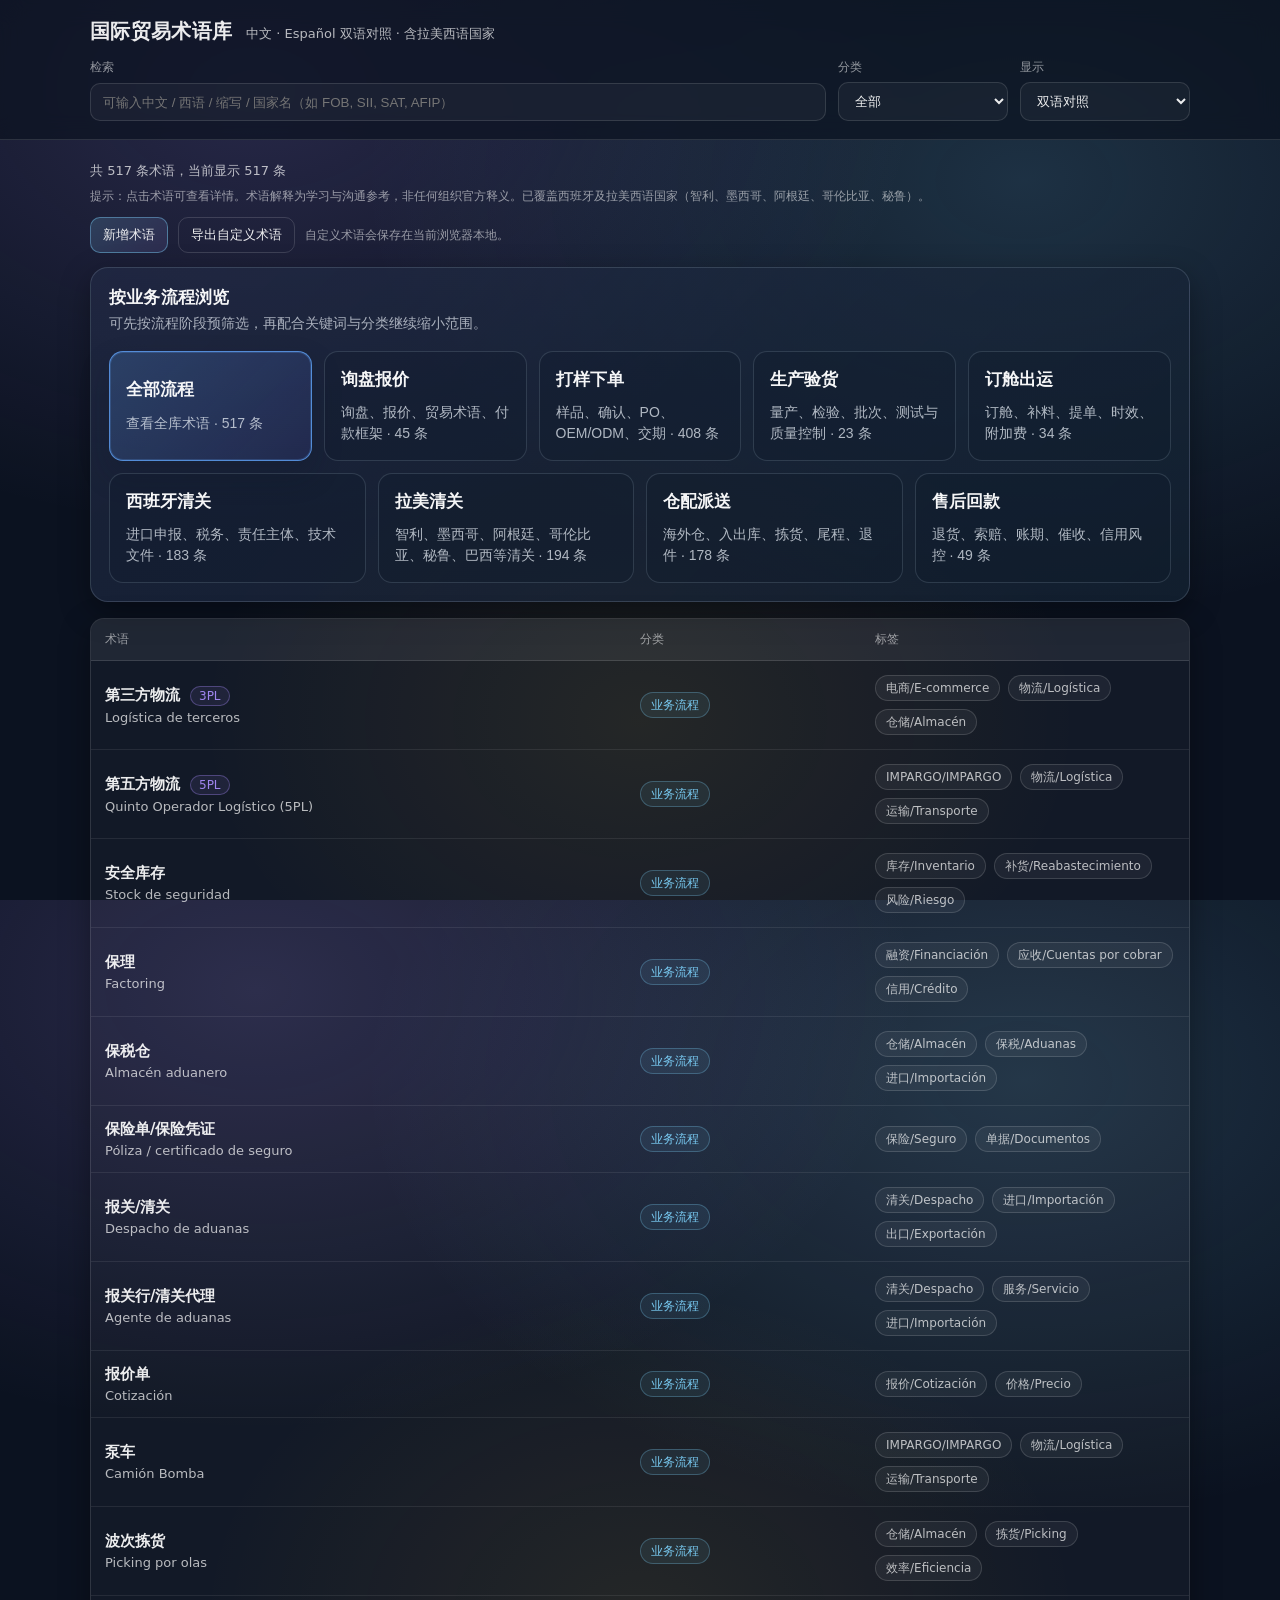
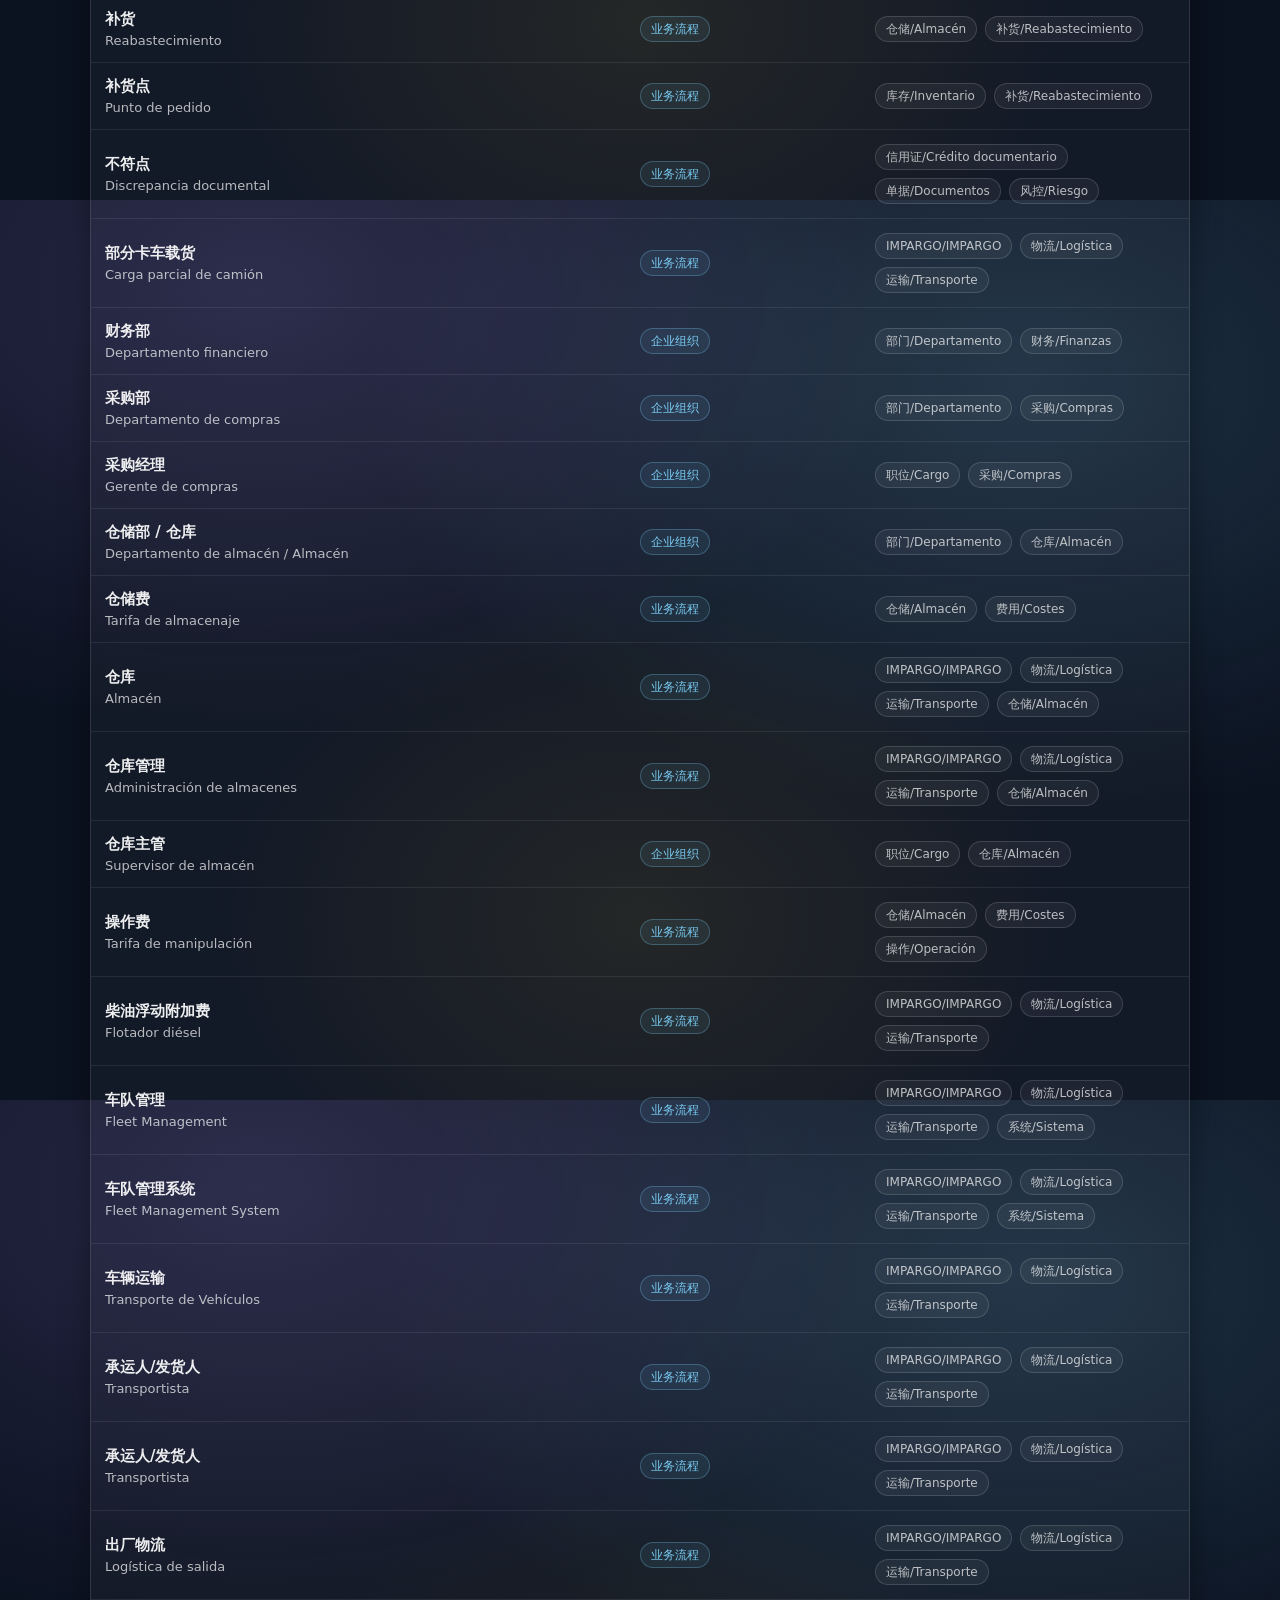
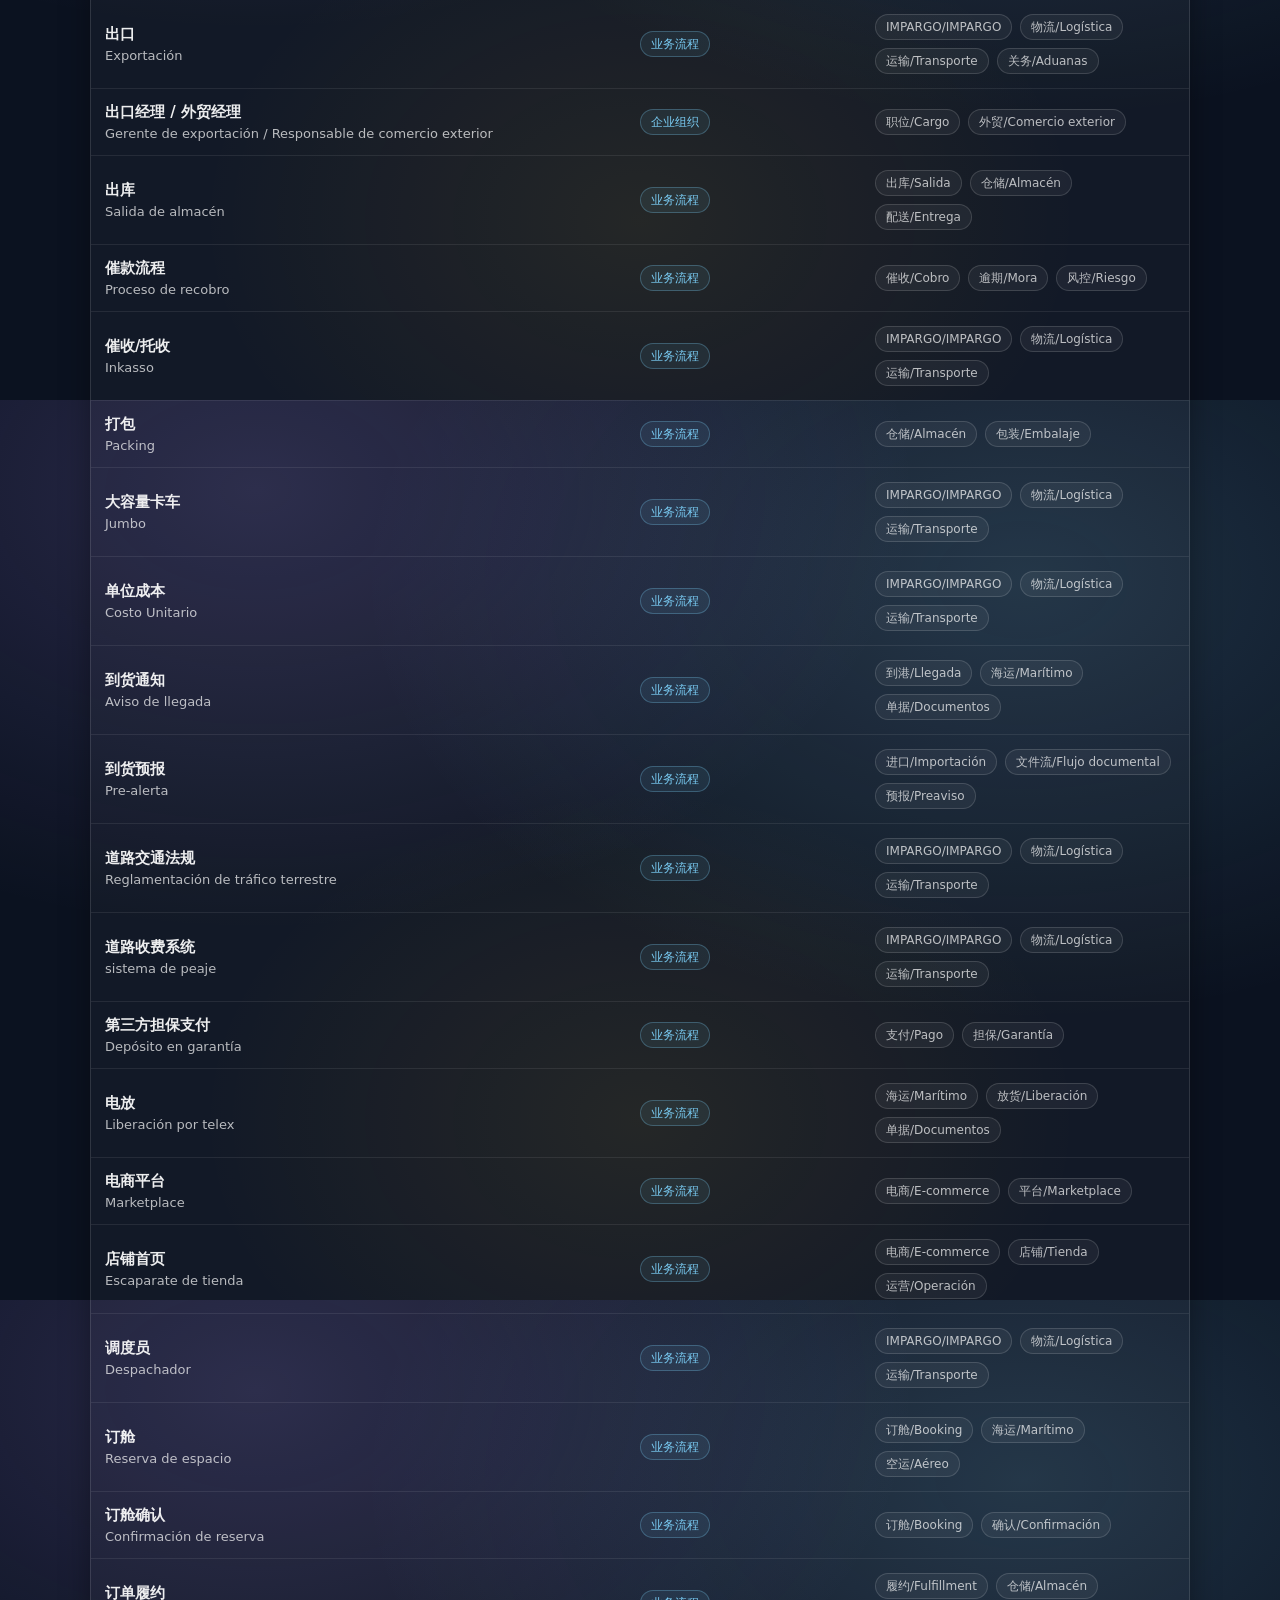
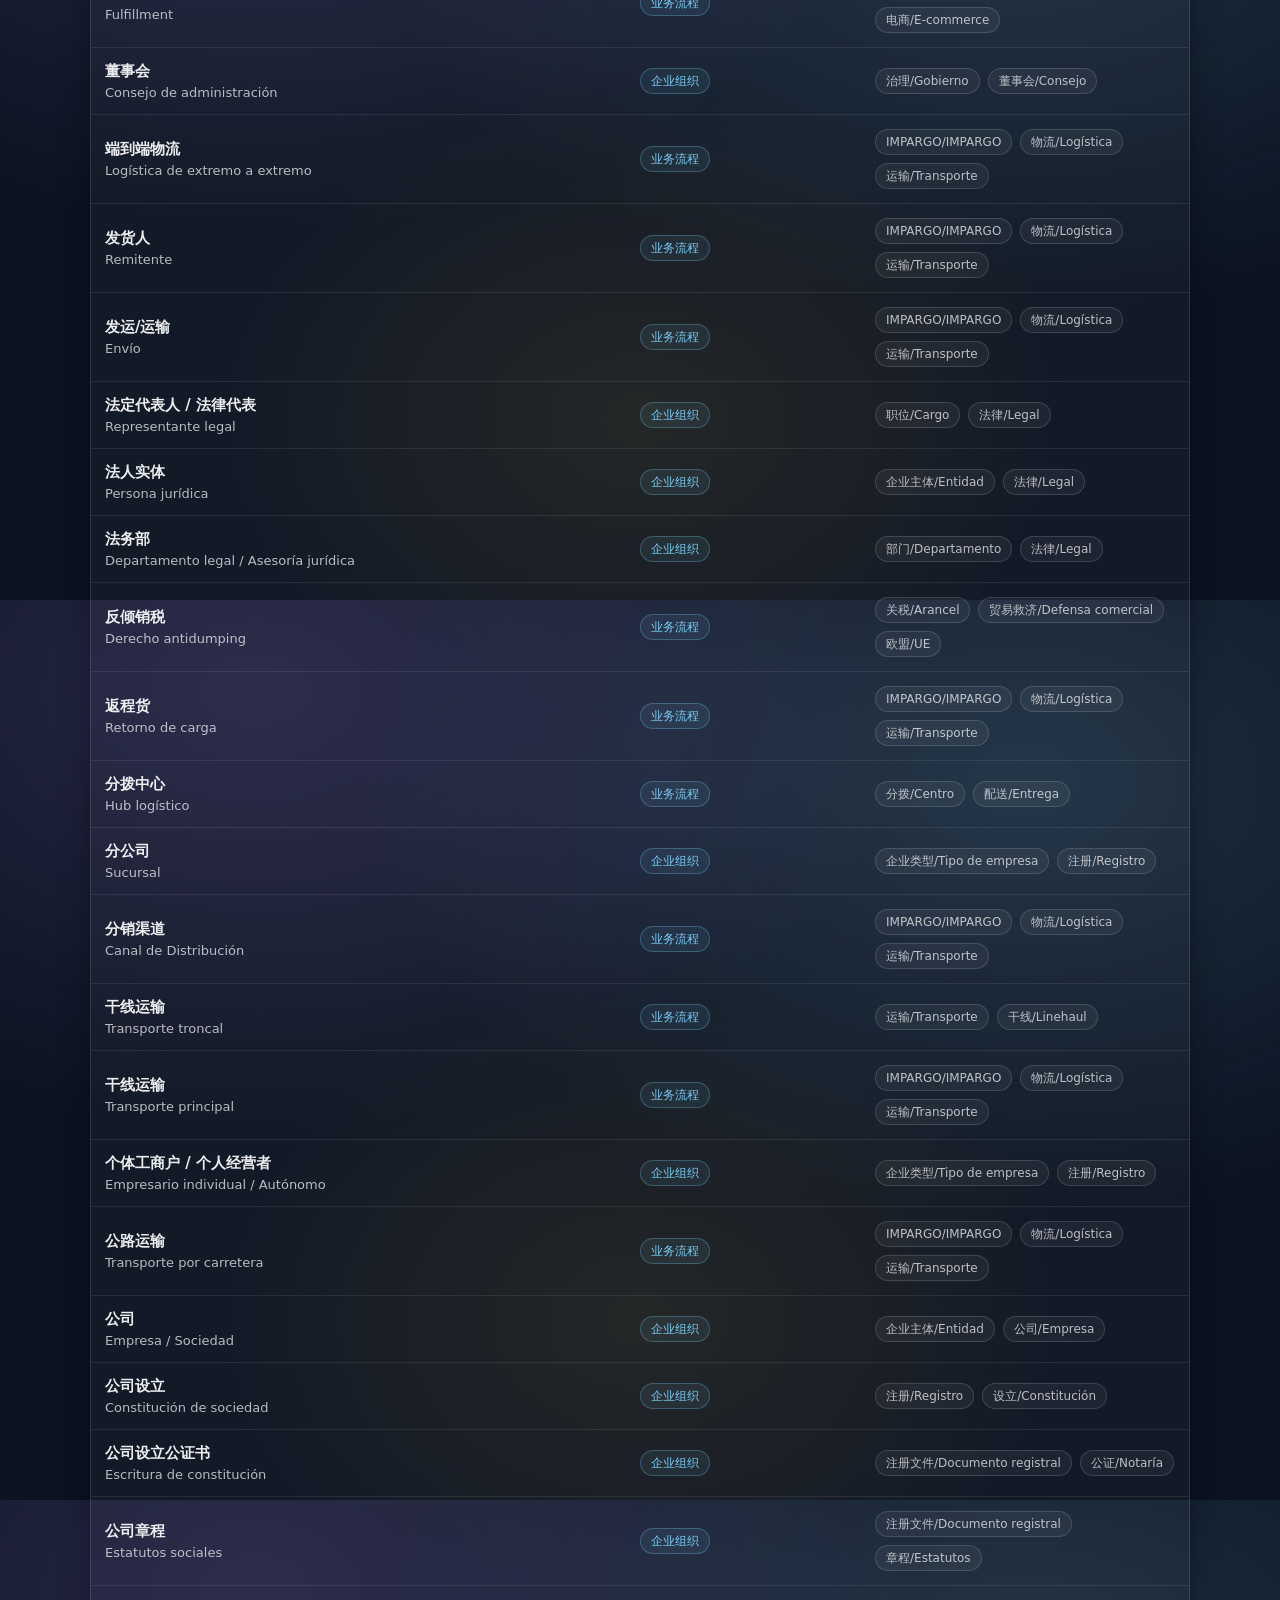
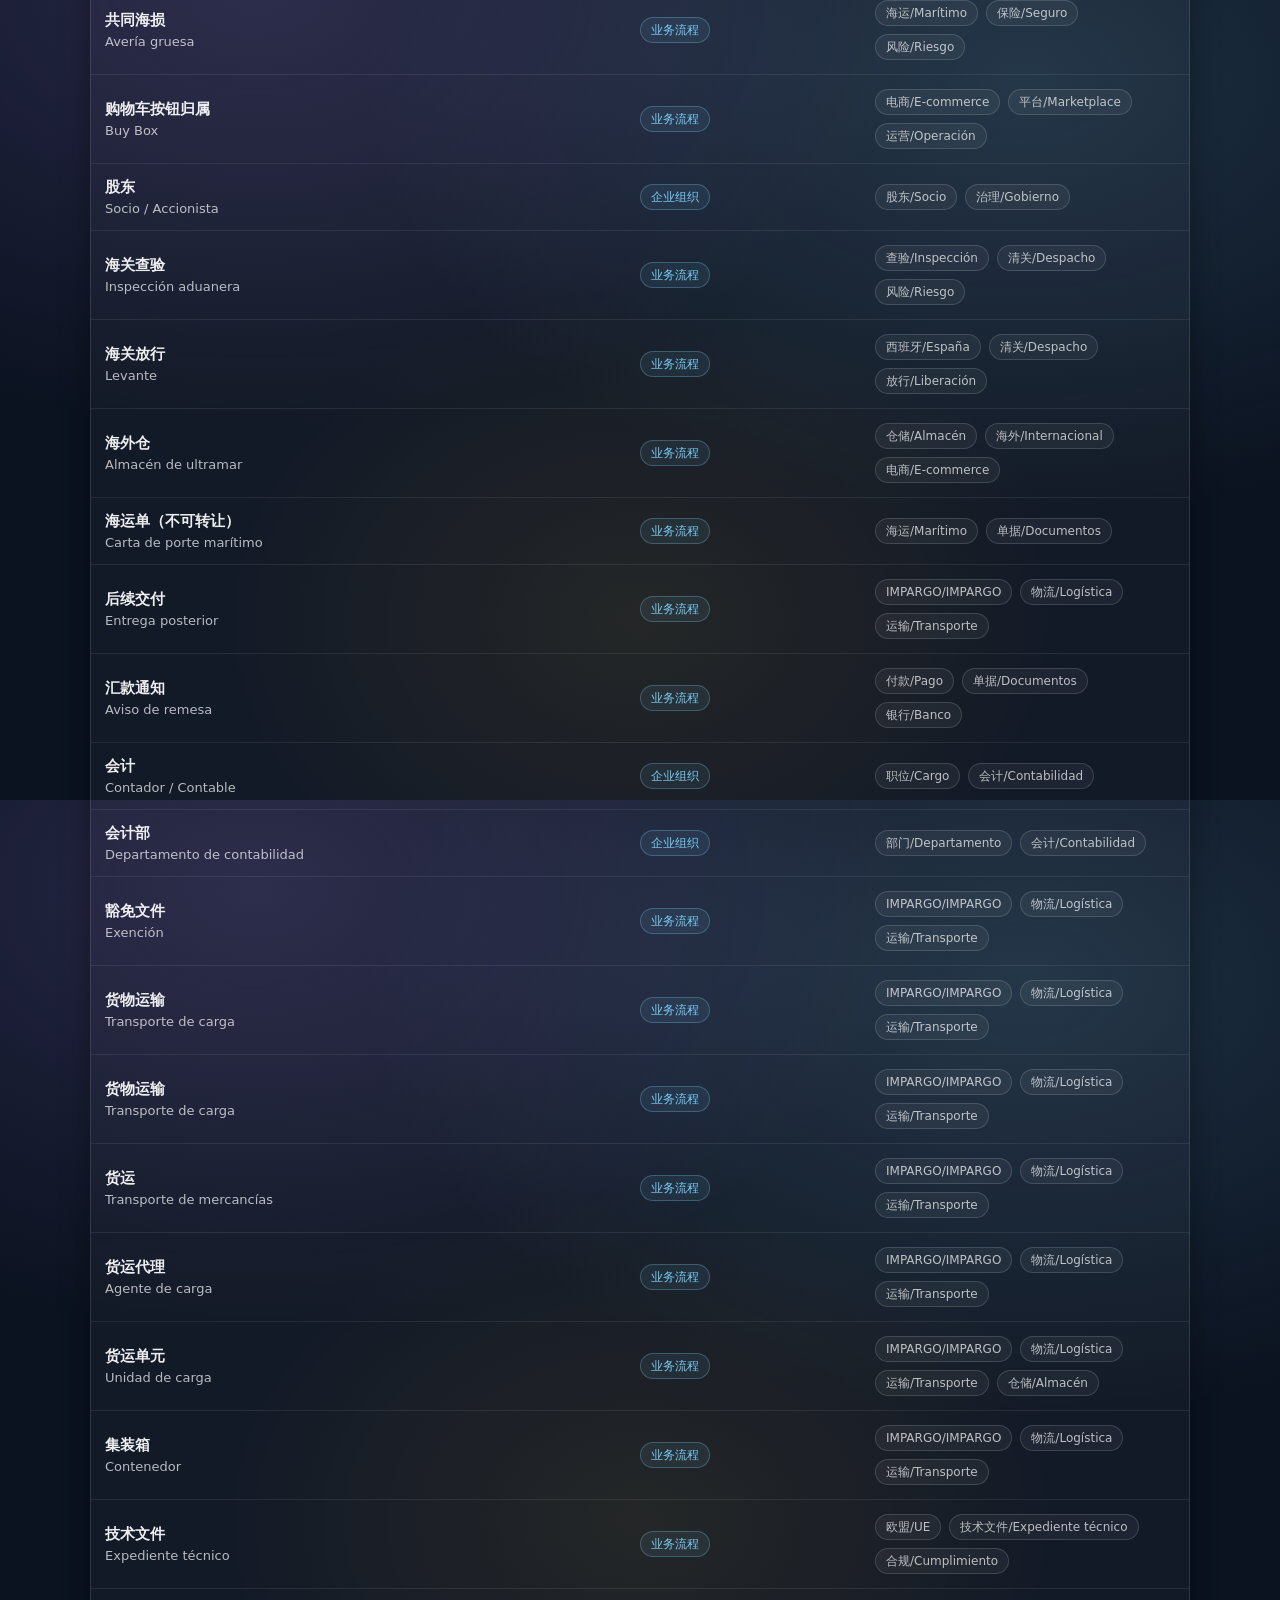
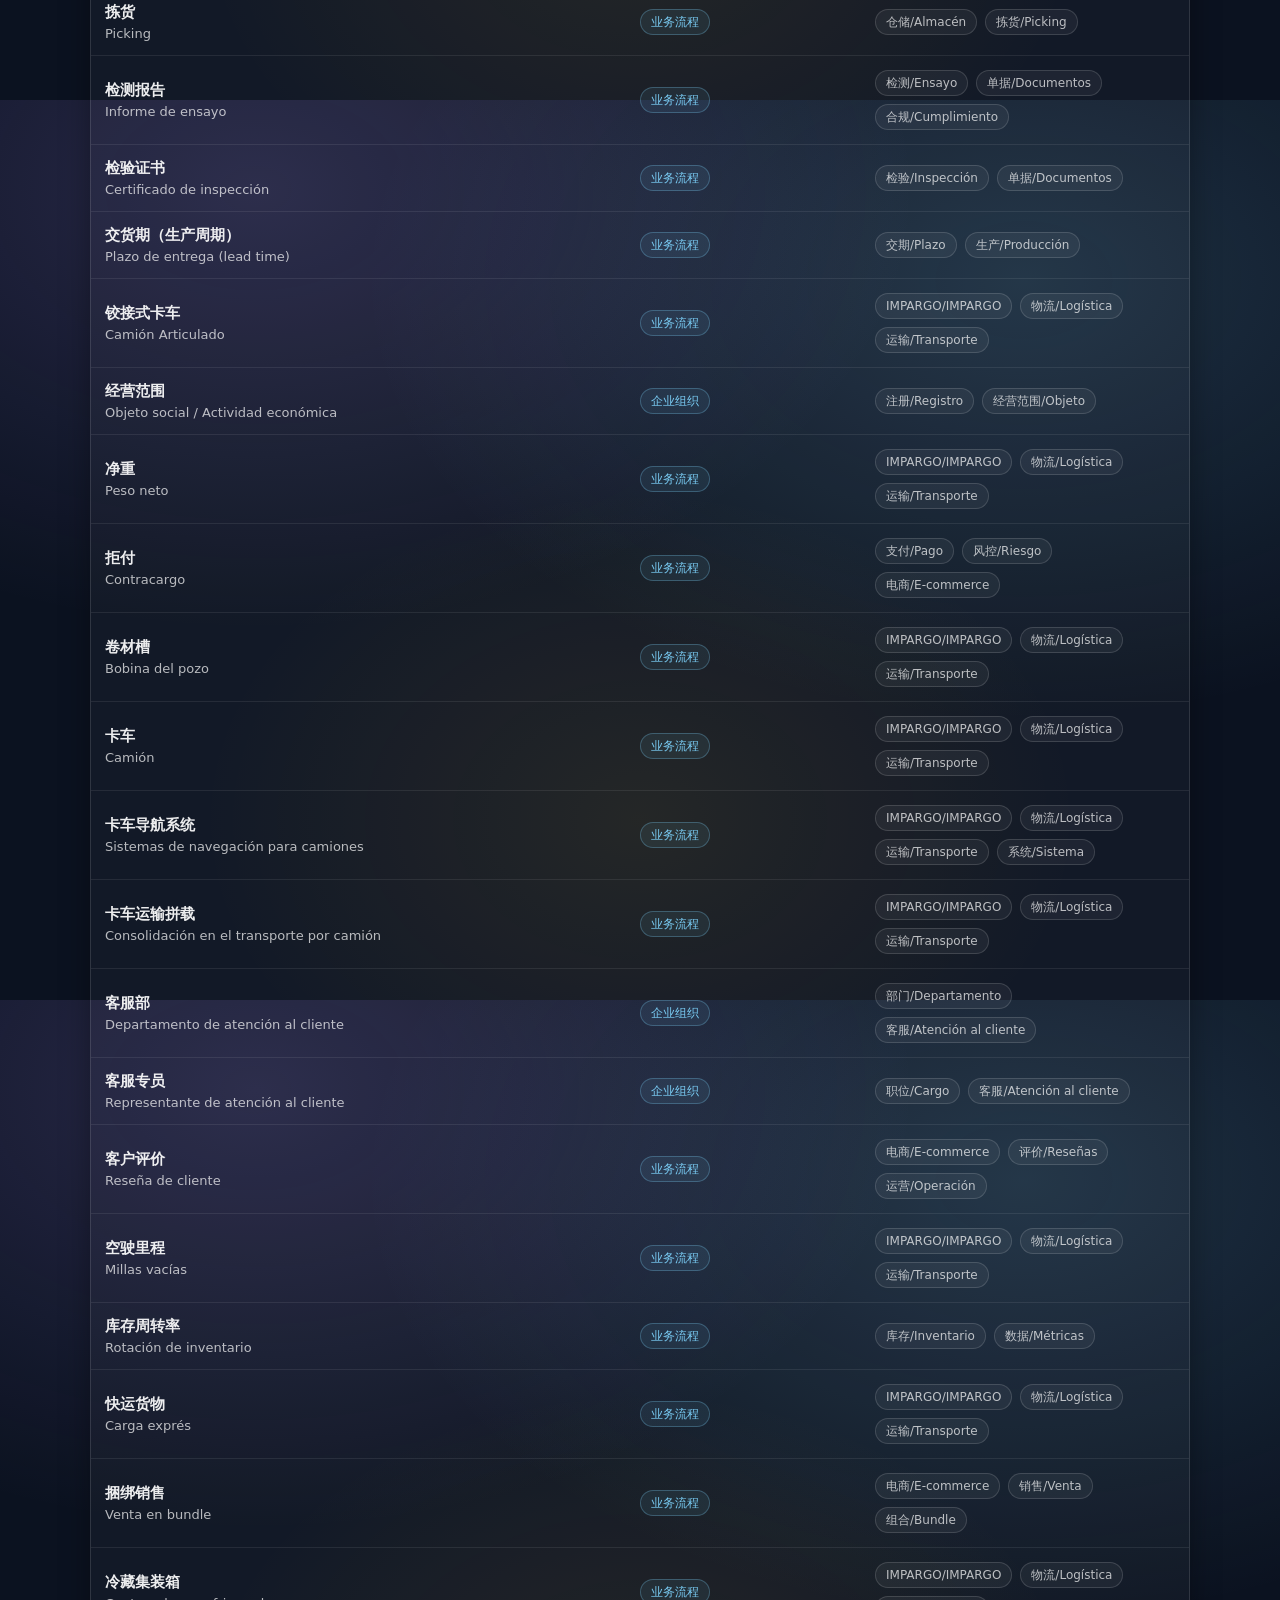
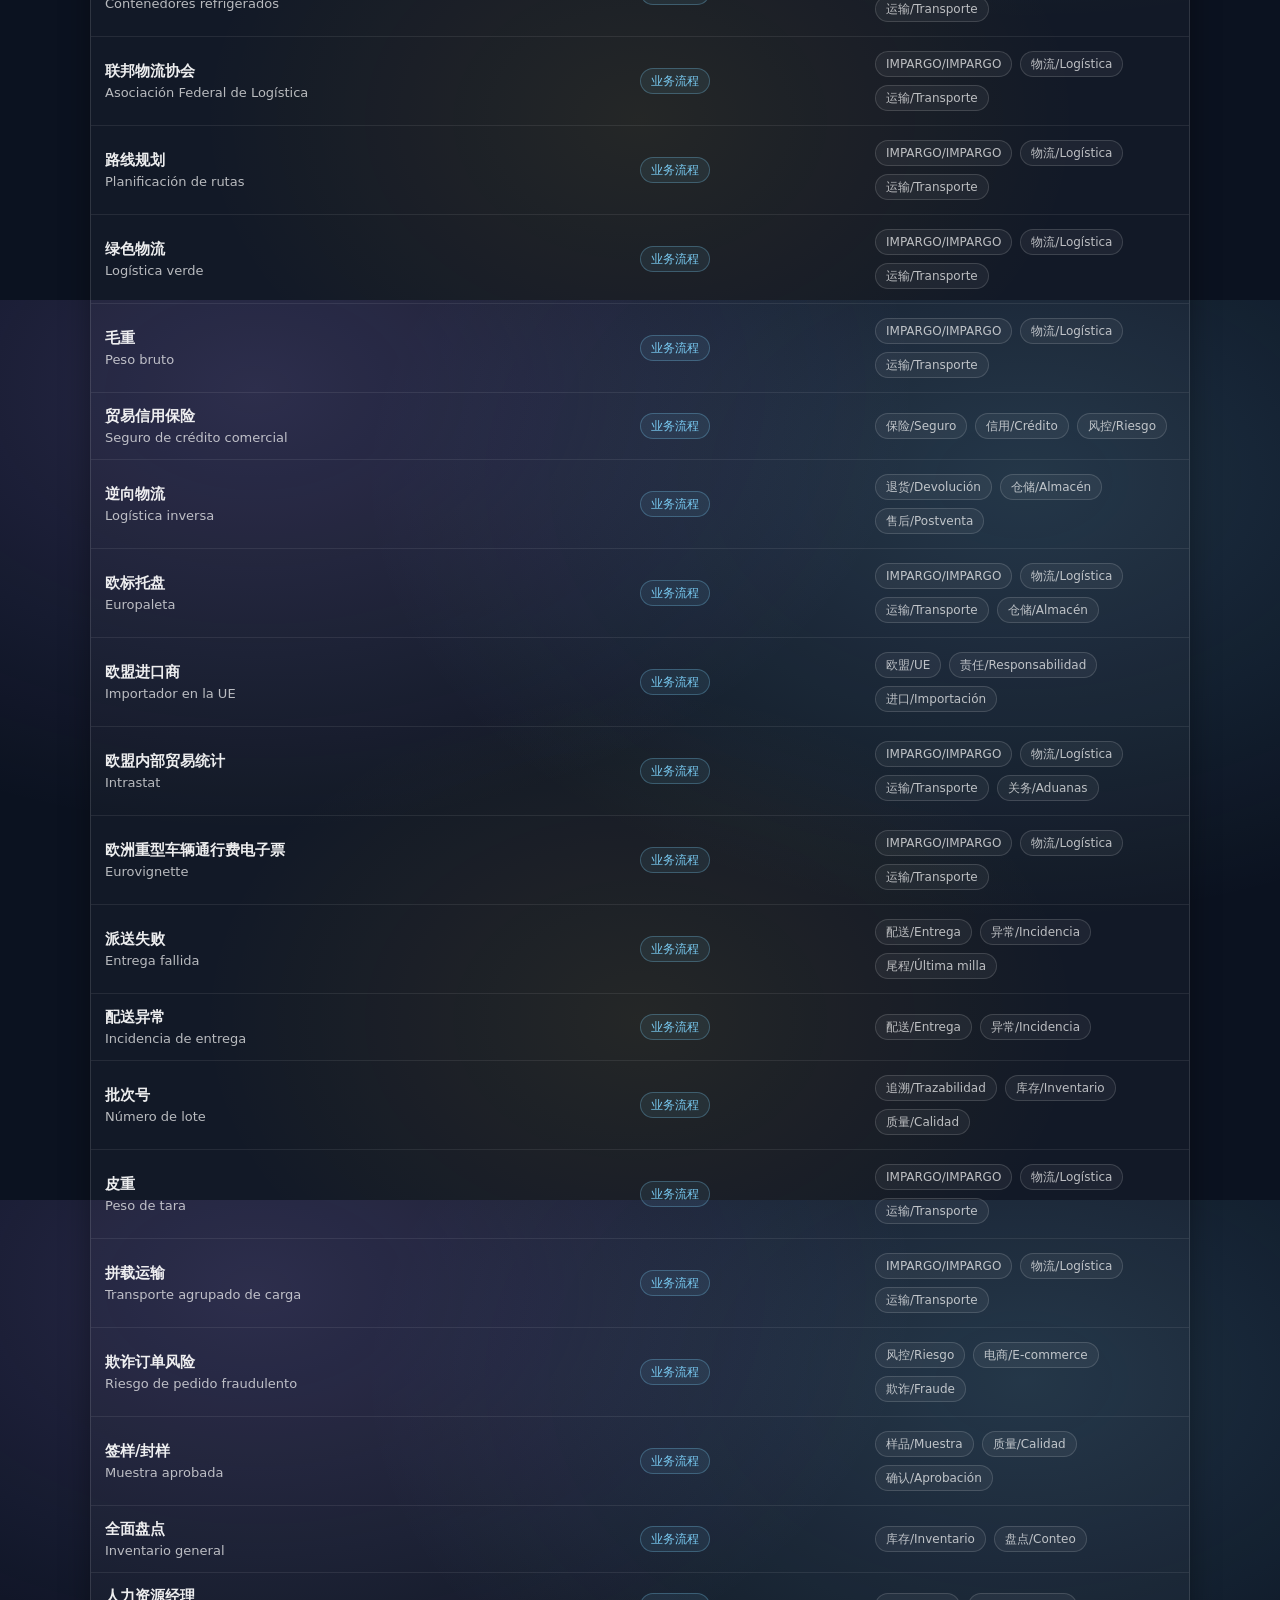
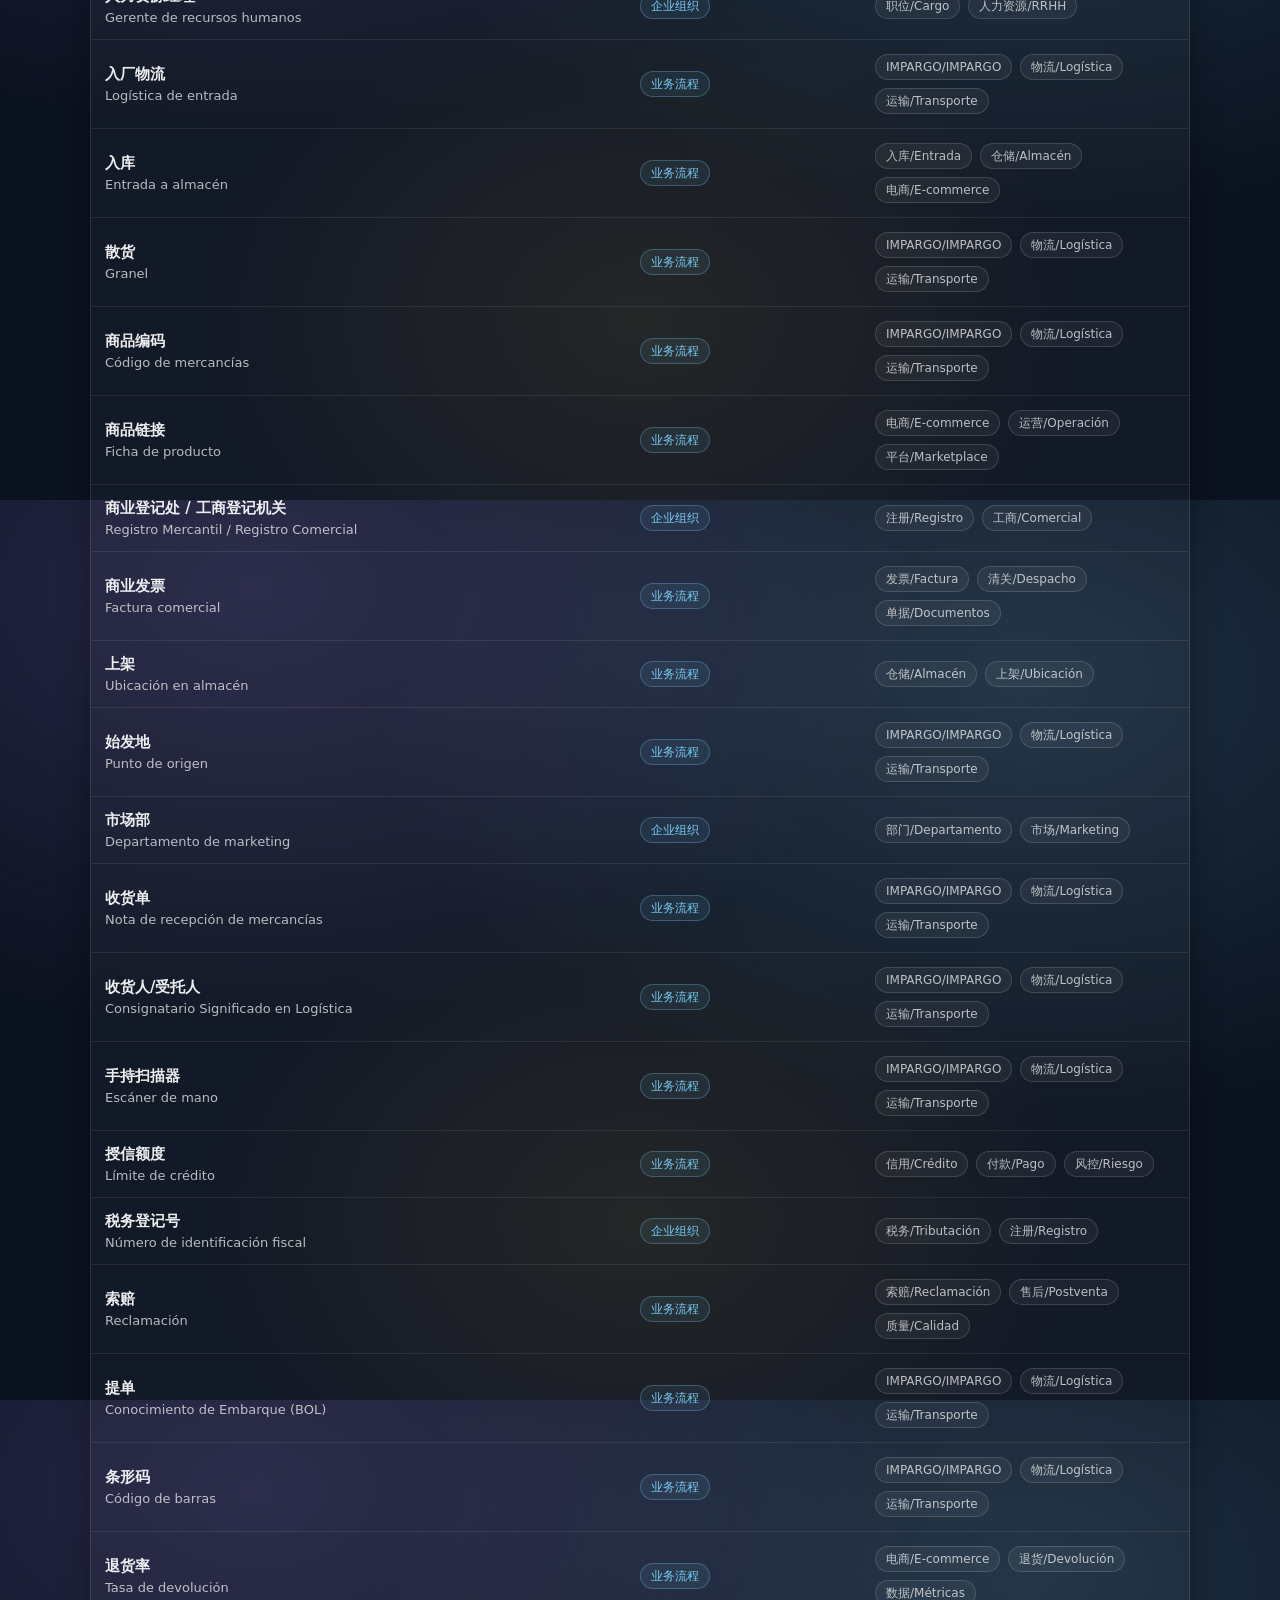
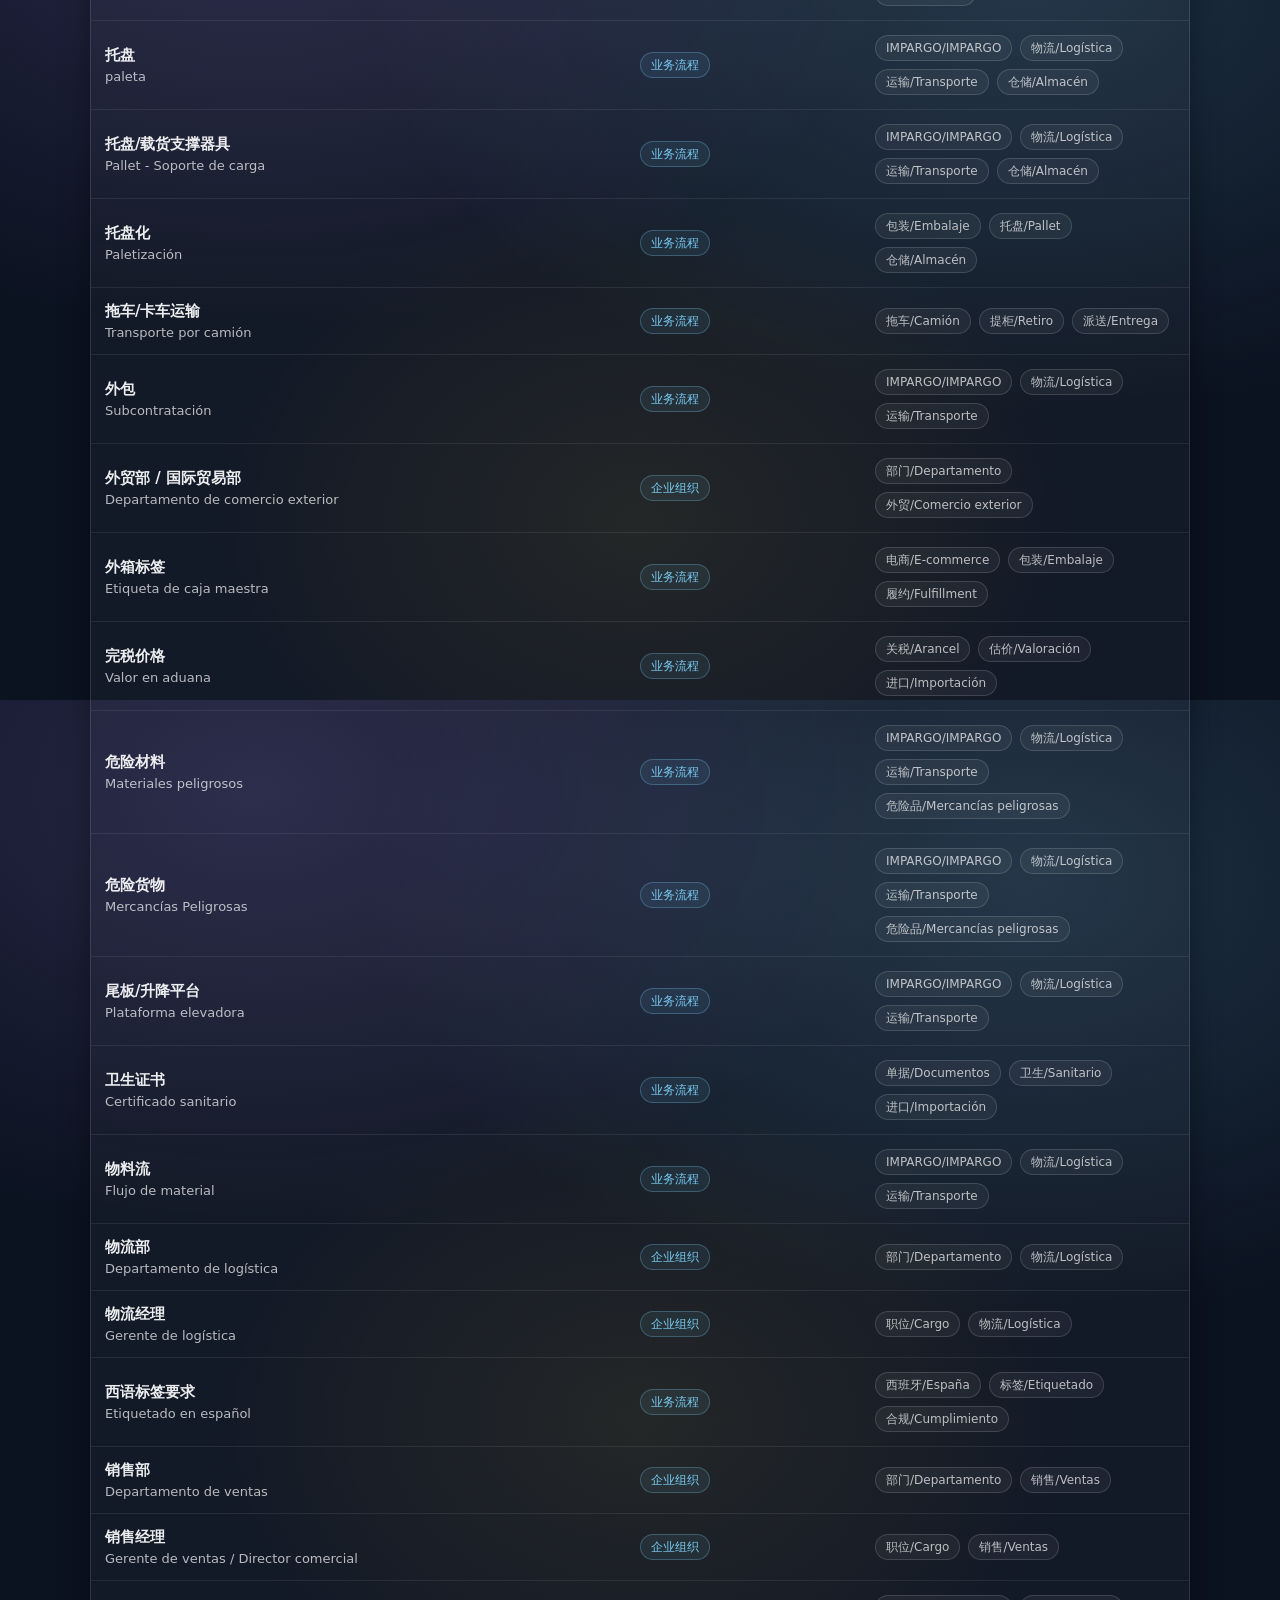
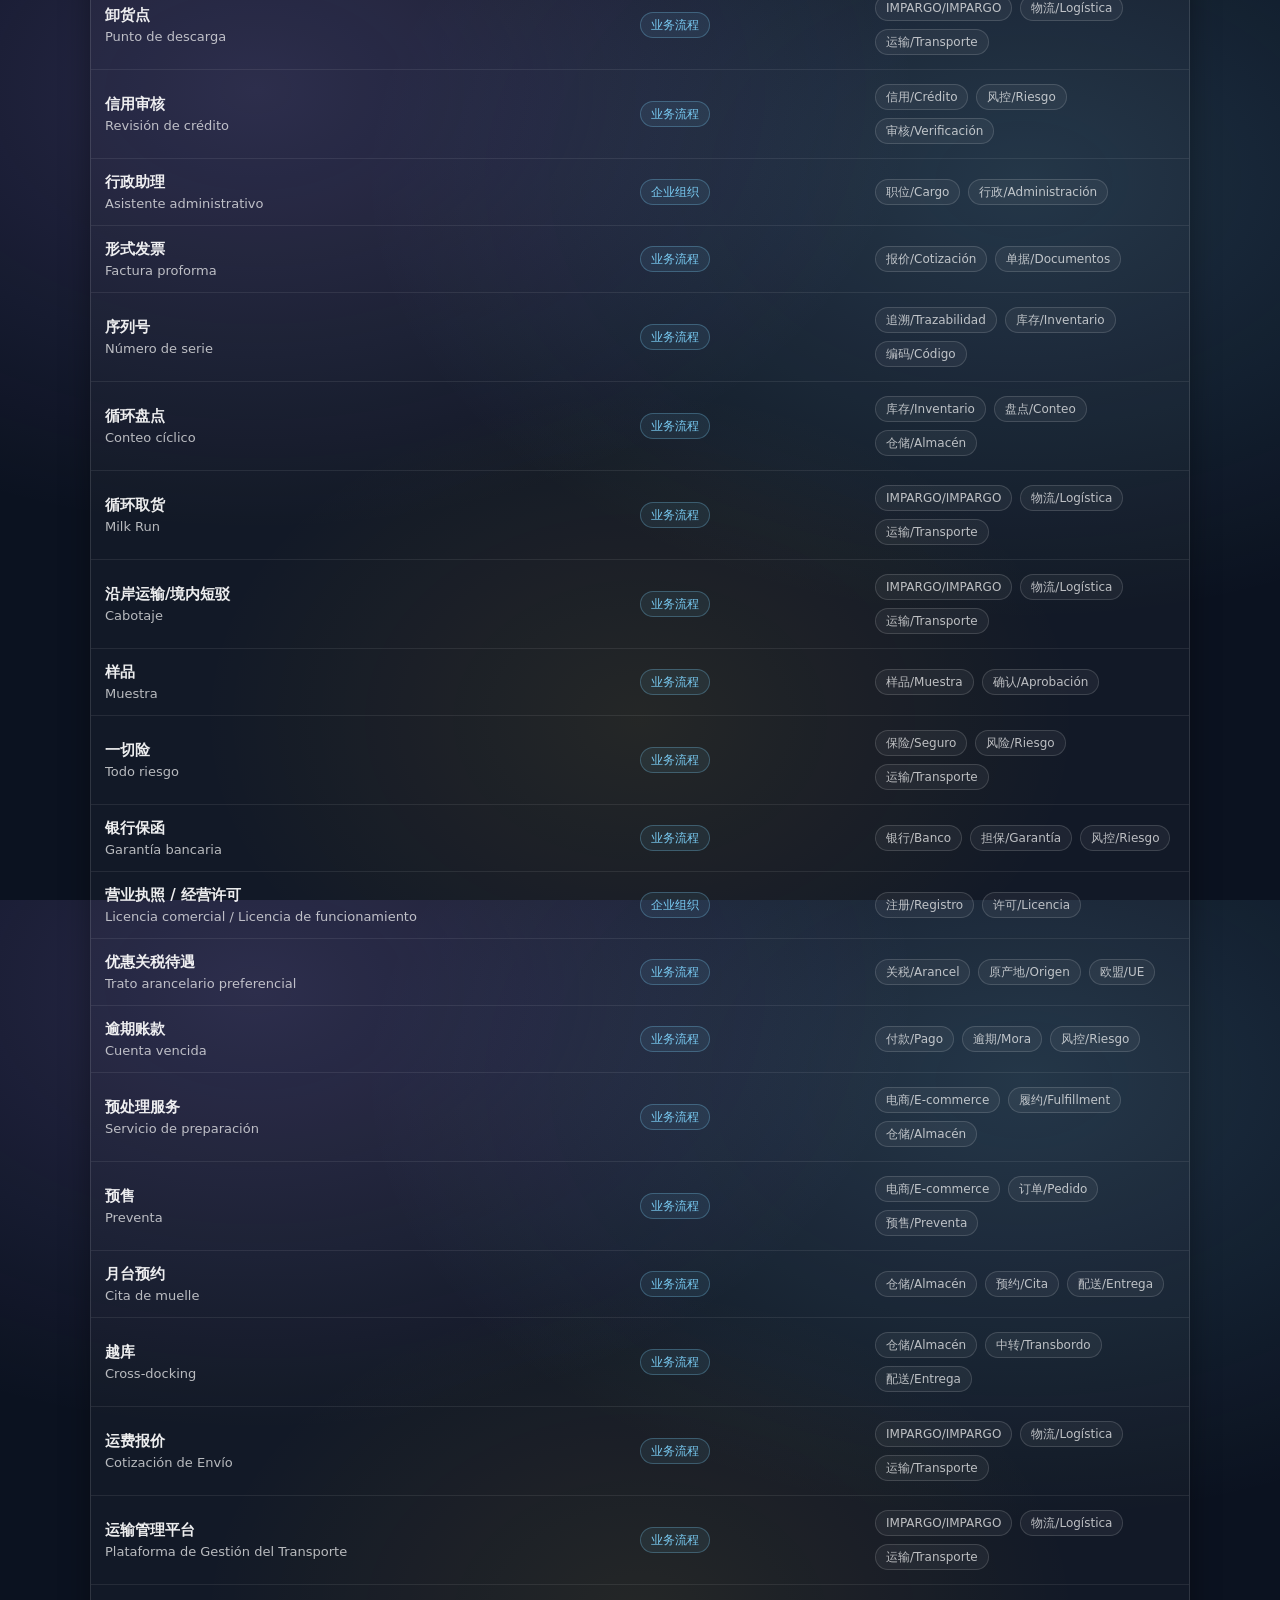
<file: trade-terms-deploy/trade-terms-deploy/index.html>
<!doctype html>
<html lang="zh-CN">
  <head>
    <meta charset="utf-8" />
    <meta name="viewport" content="width=device-width,initial-scale=1" />
    <title>国际贸易术语库｜中文-西班牙语对照（含拉美）</title>
    <meta
      name="description"
      content="中文-西班牙语双语对照国际贸易术语库：覆盖西班牙及拉美西语国家（智利、墨西哥、阿根廷、哥伦比亚、秘鲁），支持检索、筛选、术语详情与缩写解释。"
    />
    <link rel="stylesheet" href="./styles.css?v=20260623-custom-term-v1" />
  </head>
  <body>
    <header class="header">
      <div class="container">
        <div class="brand">
          <div class="brand__title">国际贸易术语库</div>
          <div class="brand__subtitle">中文 · Español 双语对照 · 含拉美西语国家</div>
        </div>

        <div class="controls">
          <label class="control">
            <span class="control__label">检索</span>
            <input
              id="q"
              class="control__input"
              type="search"
              placeholder="可输入中文 / 西语 / 缩写 / 国家名（如 FOB, SII, SAT, AFIP）"
              autocomplete="off"
            />
          </label>

          <label class="control">
            <span class="control__label">分类</span>
            <select id="category" class="control__select">
              <option value="">全部</option>
              <option value="业务流程">业务流程</option>
              <option value="企业组织">企业组织</option>
            </select>
          </label>

          <label class="control control--toggle">
            <span class="control__label">显示</span>
            <select id="viewMode" class="control__select">
              <option value="bilingual" selected>双语对照</option>
              <option value="zh">仅中文</option>
              <option value="es">仅西语</option>
            </select>
          </label>
        </div>
      </div>
    </header>

    <main class="main">
      <div class="container">
        <div class="meta">
          <div id="status" class="status">正在加载术语数据…</div>
          <div class="hint">
            提示：点击术语可查看详情。术语解释为学习与沟通参考，非任何组织官方释义。已覆盖西班牙及拉美西语国家（智利、墨西哥、阿根廷、哥伦比亚、秘鲁）。
          </div>
          <div class="toolBar" aria-label="自定义术语工具">
            <button id="openCustomTerm" class="btn btn--primary" type="button">新增术语</button>
            <button id="exportCustomTerms" class="btn btn--ghost" type="button">导出自定义术语</button>
            <span id="customTermHint" class="toolBar__hint">自定义术语会保存在当前浏览器本地。</span>
          </div>
        </div>

        <section class="flow" aria-label="按业务流程浏览">
          <div class="flow__head">
            <div class="flow__title">按业务流程浏览</div>
            <div class="flow__hint">可先按流程阶段预筛选，再配合关键词与分类继续缩小范围。</div>
          </div>
          <div id="flowNav" class="flow__nav"></div>
        </section>

        <section class="list" aria-label="术语列表">
          <div class="list__head">
            <div class="col col--term">术语</div>
            <div class="col col--category">分类</div>
            <div class="col col--tags">标签</div>
          </div>
          <div id="list" class="list__body"></div>
        </section>
      </div>
    </main>

    <dialog id="detailDialog" class="dialog">
      <div class="dialog__content">
        <div class="dialog__head">
          <div>
            <div id="detailTitle" class="dialog__title"></div>
            <div id="detailCategory" class="dialog__subtitle"></div>
          </div>
          <button id="closeDialog" class="btn btn--ghost" type="button">关闭</button>
        </div>

        <div class="dialog__grid">
          <div class="panel">
            <div class="panel__head">中文</div>
            <div id="detailZh" class="panel__body"></div>
          </div>
          <div class="panel">
            <div class="panel__head">Español</div>
            <div id="detailEs" class="panel__body"></div>
          </div>
        </div>

        <div class="dialog__foot">
          <div id="detailMeta" class="dialog__meta"></div>
        </div>
      </div>
    </dialog>

    <dialog id="customTermDialog" class="dialog dialog--form">
      <form id="customTermForm" class="dialog__content customForm" method="dialog">
        <div class="dialog__head">
          <div>
            <div class="dialog__title">新增自定义术语</div>
            <div class="dialog__subtitle">填写中文和西语信息后，会立即加入术语库并参与检索。</div>
          </div>
          <button id="closeCustomTerm" class="btn btn--ghost" type="button">关闭</button>
        </div>

        <div class="customForm__grid">
          <label class="customForm__field">
            <span>分类</span>
            <select id="customCategory" class="control__select" required>
              <option value="业务流程">业务流程</option>
              <option value="企业组织">企业组织</option>
            </select>
          </label>
          <label class="customForm__field">
            <span>缩写（可选）</span>
            <input id="customAbbr" class="control__input" placeholder="如 RUC、CEO、NCM" />
          </label>
          <label class="customForm__field">
            <span>中文术语</span>
            <input id="customZhTerm" class="control__input" required placeholder="请输入中文术语" />
          </label>
          <label class="customForm__field">
            <span>西语术语</span>
            <input id="customEsTerm" class="control__input" required placeholder="请输入西语术语" />
          </label>
          <label class="customForm__field customForm__field--full">
            <span>标签（用逗号分隔）</span>
            <input id="customTags" class="control__input" placeholder="如 关务/Aduanas, 巴西/Brasil" />
          </label>
          <label class="customForm__field customForm__field--full">
            <span>中文释义</span>
            <textarea id="customZhDefinition" class="control__textarea" rows="3" required placeholder="请输入中文释义"></textarea>
          </label>
          <label class="customForm__field customForm__field--full">
            <span>西语释义</span>
            <textarea id="customEsDefinition" class="control__textarea" rows="3" required placeholder="Ingrese la definición en español"></textarea>
          </label>
          <label class="customForm__field">
            <span>中文例句（可选）</span>
            <textarea id="customZhExample" class="control__textarea" rows="2" placeholder="请输入中文例句"></textarea>
          </label>
          <label class="customForm__field">
            <span>西语例句（可选）</span>
            <textarea id="customEsExample" class="control__textarea" rows="2" placeholder="Ingrese un ejemplo en español"></textarea>
          </label>
        </div>

        <div class="customForm__actions">
          <button id="resetCustomTerm" class="btn btn--ghost" type="button">清空</button>
          <button class="btn btn--primary" type="submit">保存术语</button>
        </div>
      </form>
    </dialog>

    <footer class="footer">
      <div class="container footer__inner">
        <div>© 国际贸易术语库 · 中文-西班牙语双语对照 · 含拉美西语国家</div>
        <div class="footer__links">
          <a href="./README.md" target="_blank" rel="noopener noreferrer">使用说明</a>
          <a href="./data/terms.json" target="_blank" rel="noopener noreferrer">数据（JSON）</a>
        </div>
      </div>
    </footer>

    <script src="./app.js?v=20260623-custom-term-v1" defer></script>
  </body>
</html>
</file>
<file: trade-terms-deploy/trade-terms-deploy/styles.css>
:root {
  --bg: #0b1220;
  --panel: rgba(255, 255, 255, 0.06);
  --panel2: rgba(255, 255, 255, 0.09);
  --text: rgba(255, 255, 255, 0.92);
  --muted: rgba(255, 255, 255, 0.7);
  --muted2: rgba(255, 255, 255, 0.55);
  --border: rgba(255, 255, 255, 0.12);
  --accent: #7dd3fc;
  --accent2: #a78bfa;
  --accent3: #fbbf24;
  --shadow: 0 10px 30px rgba(0, 0, 0, 0.35);
}

* {
  box-sizing: border-box;
}

html,
body {
  height: 100%;
}

body {
  margin: 0;
  font-family: ui-sans-serif, system-ui, -apple-system, Segoe UI, Roboto, Helvetica,
    Arial, "Apple Color Emoji", "Segoe UI Emoji";
  color: var(--text);
  background: radial-gradient(1200px 800px at 20% 10%, rgba(167, 139, 250, 0.18), transparent 55%),
    radial-gradient(1200px 800px at 80% 20%, rgba(125, 211, 252, 0.16), transparent 55%),
    radial-gradient(800px 600px at 50% 80%, rgba(251, 191, 36, 0.08), transparent 55%),
    var(--bg);
}

a {
  color: var(--accent);
  text-decoration: none;
}
a:hover {
  text-decoration: underline;
}

.container {
  width: min(1100px, calc(100% - 32px));
  margin: 0 auto;
}

.header {
  position: sticky;
  top: 0;
  z-index: 10;
  backdrop-filter: blur(12px);
  border-bottom: 1px solid var(--border);
  background: rgba(11, 18, 32, 0.68);
}

.header .container {
  padding: 18px 0;
  display: grid;
  gap: 14px;
}

.brand {
  display: flex;
  align-items: baseline;
  gap: 14px;
}

.brand__title {
  font-size: 20px;
  font-weight: 700;
  letter-spacing: 0.3px;
}
.brand__subtitle {
  color: var(--muted);
  font-size: 13px;
}

.controls {
  display: grid;
  grid-template-columns: 1fr 170px 170px;
  gap: 12px;
}

.control {
  display: grid;
  gap: 6px;
}

.control__label {
  color: var(--muted2);
  font-size: 12px;
}

.control__input,
.control__select {
  width: 100%;
  padding: 10px 12px;
  border-radius: 10px;
  border: 1px solid var(--border);
  background: rgba(255, 255, 255, 0.04);
  color: var(--text);
  outline: none;
}
.control__textarea {
  width: 100%;
  padding: 10px 12px;
  border-radius: 10px;
  border: 1px solid var(--border);
  background: rgba(255, 255, 255, 0.04);
  color: var(--text);
  outline: none;
  resize: vertical;
  font: inherit;
}
.control__input:focus,
.control__select:focus,
.control__textarea:focus {
  border-color: rgba(125, 211, 252, 0.55);
  box-shadow: 0 0 0 4px rgba(125, 211, 252, 0.12);
}

.main {
  padding: 22px 0 38px;
}

.meta {
  display: grid;
  gap: 8px;
  margin-bottom: 14px;
}

.flow {
  margin-bottom: 16px;
  padding: 18px;
  border: 1px solid rgba(148, 163, 184, 0.24);
  border-radius: 18px;
  background: linear-gradient(135deg, rgba(35, 44, 72, 0.62), rgba(20, 35, 51, 0.72));
  box-shadow: var(--shadow);
}

.flow__head {
  display: grid;
  gap: 4px;
  margin-bottom: 16px;
}

.flow__title {
  font-size: 17px;
  font-weight: 800;
  letter-spacing: 0.2px;
  color: rgba(255, 255, 255, 0.96);
}

.flow__hint {
  font-size: 14px;
  line-height: 1.55;
  color: rgba(226, 232, 240, 0.72);
}

.flow__nav {
  display: block;
}

.flowCardGrid {
  display: grid;
  gap: 12px;
}

.flowCardGrid__row {
  display: grid;
  gap: 12px;
}

.flowCardGrid__row--top {
  grid-template-columns: repeat(5, minmax(0, 1fr));
}

.flowCardGrid__row--bottom {
  grid-template-columns: repeat(4, minmax(0, 1fr));
}

.flowCard {
  text-align: left;
  border-radius: 14px;
  border: 1px solid rgba(148, 163, 184, 0.22);
  background: rgba(15, 23, 42, 0.26);
  color: var(--text);
  min-height: 104px;
  padding: 18px 16px 16px;
  cursor: pointer;
  transition: transform 0.16s ease, border-color 0.16s ease, background 0.16s ease, box-shadow 0.16s ease;
}

.flowCard:hover {
  transform: translateY(-1px);
  border-color: rgba(96, 165, 250, 0.46);
  background: rgba(30, 41, 59, 0.48);
}

.flowCard.is-active {
  border-color: rgba(96, 165, 250, 0.78);
  background: linear-gradient(
    135deg,
    rgba(96, 165, 250, 0.22),
    rgba(99, 102, 241, 0.12)
  );
  box-shadow: 0 0 0 1px rgba(96, 165, 250, 0.22) inset, 0 14px 30px rgba(15, 23, 42, 0.22);
}

/* 拉美流程卡片使用金色高亮 */
.flowCard.is-latam.is-active {
  border-color: rgba(251, 191, 36, 0.52);
  background: linear-gradient(
    135deg,
    rgba(251, 191, 36, 0.12),
    rgba(167, 139, 250, 0.06)
  );
  box-shadow: 0 0 0 1px rgba(251, 191, 36, 0.14) inset;
}

.flowCard.is-latam:hover {
  border-color: rgba(251, 191, 36, 0.38);
}

.flowCard__title {
  font-size: 17px;
  line-height: 1.2;
  font-weight: 800;
  color: rgba(255, 255, 255, 0.96);
}

.flowCard__desc {
  margin-top: 12px;
  font-size: 14px;
  line-height: 1.5;
  color: rgba(226, 232, 240, 0.76);
}

.status {
  color: var(--muted);
  font-size: 13px;
}
.hint {
  color: var(--muted2);
  font-size: 12px;
}

.toolBar {
  display: flex;
  align-items: center;
  gap: 10px;
  flex-wrap: wrap;
  margin-top: 4px;
}

.toolBar__hint {
  color: var(--muted2);
  font-size: 12px;
}

.list {
  border: 1px solid var(--border);
  border-radius: 14px;
  overflow: hidden;
  box-shadow: var(--shadow);
  background: rgba(255, 255, 255, 0.03);
}

.list__head,
.row {
  display: grid;
  grid-template-columns: 1.4fr 0.6fr 0.8fr;
  gap: 10px;
  align-items: center;
}

.list__head {
  padding: 12px 14px;
  background: rgba(255, 255, 255, 0.06);
  border-bottom: 1px solid var(--border);
  color: var(--muted2);
  font-size: 12px;
}

.row {
  padding: 14px;
  border-bottom: 1px solid rgba(255, 255, 255, 0.08);
  cursor: pointer;
}
.row:hover {
  background: rgba(255, 255, 255, 0.05);
}
.row:last-child {
  border-bottom: none;
}

.termLine {
  display: grid;
  gap: 4px;
}
.termLine__top {
  display: flex;
  gap: 10px;
  align-items: baseline;
  flex-wrap: wrap;
}
.termLine__primary {
  font-size: 15px;
  font-weight: 650;
}
.termLine__secondary {
  font-size: 13px;
  color: var(--muted);
}
.termLine__abbr {
  font-size: 12px;
  color: rgba(167, 139, 250, 0.95);
  border: 1px solid rgba(167, 139, 250, 0.35);
  background: rgba(167, 139, 250, 0.09);
  padding: 2px 8px;
  border-radius: 999px;
}

.pill {
  display: inline-flex;
  align-items: center;
  gap: 6px;
  padding: 3px 10px;
  border-radius: 999px;
  border: 1px solid rgba(125, 211, 252, 0.28);
  background: rgba(125, 211, 252, 0.08);
  color: rgba(125, 211, 252, 0.95);
  font-size: 12px;
  line-height: 18px;
  white-space: nowrap;
}
.pill--muted {
  border-color: rgba(255, 255, 255, 0.14);
  background: rgba(255, 255, 255, 0.05);
  color: var(--muted);
}

/* 拉美分类的 pill 使用金色 */
.col--category .pill[style*="拉美"] {
  border-color: rgba(251, 191, 36, 0.28);
  background: rgba(251, 191, 36, 0.08);
  color: rgba(251, 191, 36, 0.95);
}

.tags {
  display: flex;
  gap: 8px;
  flex-wrap: wrap;
  justify-content: flex-start;
}

.dialog {
  width: min(980px, calc(100% - 24px));
  border: none;
  padding: 0;
  background: transparent;
}
.dialog::backdrop {
  background: rgba(0, 0, 0, 0.65);
}
.dialog__content {
  border-radius: 16px;
  border: 1px solid var(--border);
  background: rgba(11, 18, 32, 0.92);
  box-shadow: var(--shadow);
  overflow: hidden;
}
.dialog__head {
  display: flex;
  justify-content: space-between;
  align-items: start;
  gap: 12px;
  padding: 14px 14px 10px;
  border-bottom: 1px solid rgba(255, 255, 255, 0.1);
}
.dialog__title {
  font-size: 18px;
  font-weight: 750;
}
.dialog__subtitle {
  color: var(--muted);
  font-size: 12px;
  margin-top: 4px;
}
.dialog__grid {
  display: grid;
  grid-template-columns: 1fr 1fr;
  gap: 12px;
  padding: 14px;
}
.panel {
  border: 1px solid rgba(255, 255, 255, 0.1);
  border-radius: 12px;
  overflow: hidden;
  background: rgba(255, 255, 255, 0.03);
}
.panel__head {
  padding: 10px 12px;
  font-size: 12px;
  color: var(--muted2);
  border-bottom: 1px solid rgba(255, 255, 255, 0.08);
  background: rgba(255, 255, 255, 0.04);
}
.panel__body {
  padding: 12px;
  font-size: 14px;
  line-height: 1.6;
  color: var(--text);
  white-space: pre-wrap;
}
.dialog__foot {
  padding: 0 14px 14px;
}
.dialog__meta {
  color: var(--muted2);
  font-size: 12px;
  border-top: 1px solid rgba(255, 255, 255, 0.08);
  padding-top: 12px;
  display: flex;
  gap: 10px;
  flex-wrap: wrap;
}

.btn {
  border-radius: 10px;
  border: 1px solid rgba(255, 255, 255, 0.14);
  background: rgba(255, 255, 255, 0.06);
  color: var(--text);
  padding: 8px 12px;
  cursor: pointer;
}
.btn:hover {
  background: rgba(255, 255, 255, 0.09);
}
.btn--ghost {
  background: transparent;
}
.btn--primary {
  border-color: rgba(125, 211, 252, 0.42);
  background: linear-gradient(135deg, rgba(125, 211, 252, 0.18), rgba(167, 139, 250, 0.12));
}
.btn--primary:hover {
  background: linear-gradient(135deg, rgba(125, 211, 252, 0.24), rgba(167, 139, 250, 0.18));
}

.dialog--form {
  width: min(860px, calc(100% - 24px));
}

.customForm__grid {
  display: grid;
  grid-template-columns: 1fr 1fr;
  gap: 12px;
  padding: 14px;
}

.customForm__field {
  display: grid;
  gap: 6px;
  color: var(--muted);
  font-size: 12px;
}

.customForm__field--full {
  grid-column: 1 / -1;
}

.customForm__actions {
  display: flex;
  justify-content: flex-end;
  gap: 10px;
  padding: 0 14px 14px;
}

.footer {
  border-top: 1px solid var(--border);
  background: rgba(11, 18, 32, 0.55);
}
.footer__inner {
  padding: 14px 0;
  display: flex;
  justify-content: space-between;
  gap: 12px;
  flex-wrap: wrap;
  color: var(--muted2);
  font-size: 12px;
}
.footer__links {
  display: flex;
  gap: 12px;
}

@media (max-width: 860px) {
  .controls {
    grid-template-columns: 1fr;
  }
  .flowCardGrid__row--top,
  .flowCardGrid__row--bottom {
    grid-template-columns: 1fr;
  }
  .flowCard {
    min-height: 92px;
  }
  .list__head,
  .row {
    grid-template-columns: 1fr;
    gap: 10px;
  }
  .dialog__grid {
    grid-template-columns: 1fr;
  }
  .customForm__grid {
    grid-template-columns: 1fr;
  }
  .customForm__actions {
    justify-content: stretch;
  }
  .customForm__actions .btn {
    flex: 1;
  }
}
</file>
